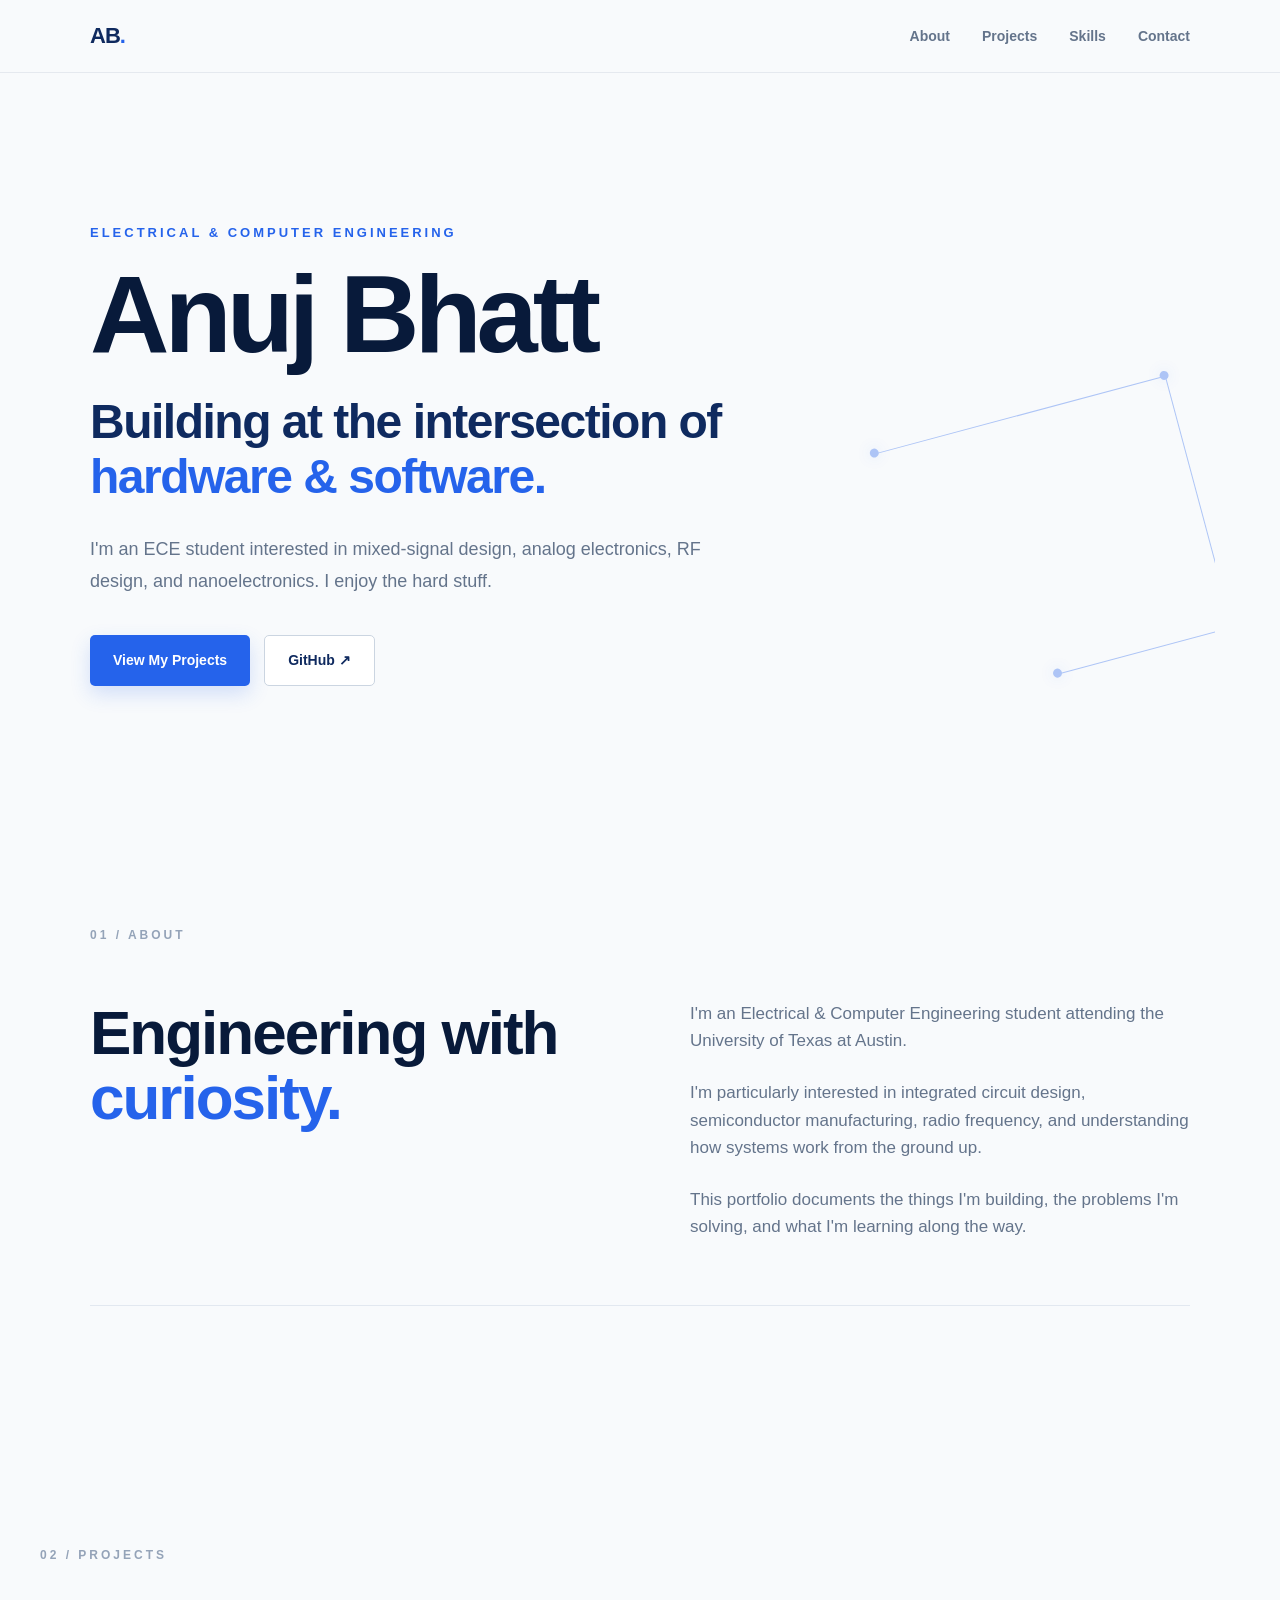
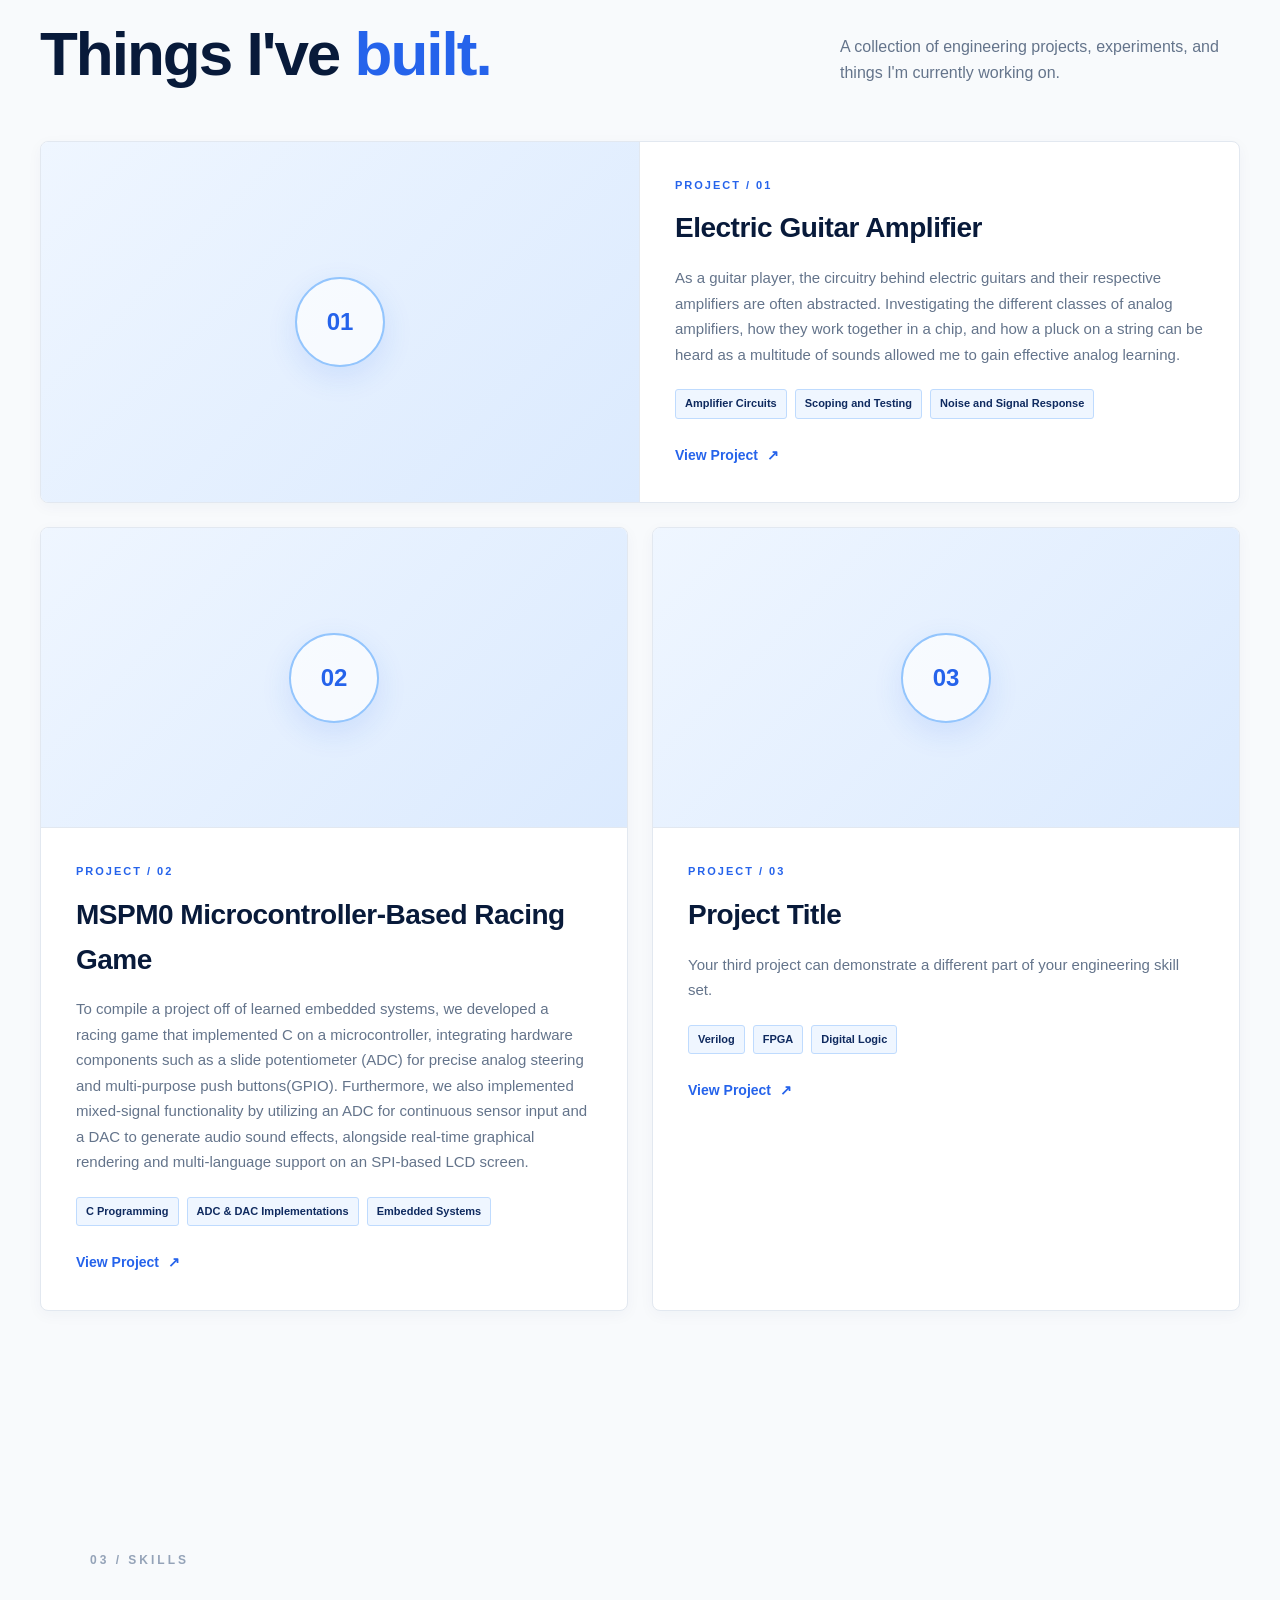
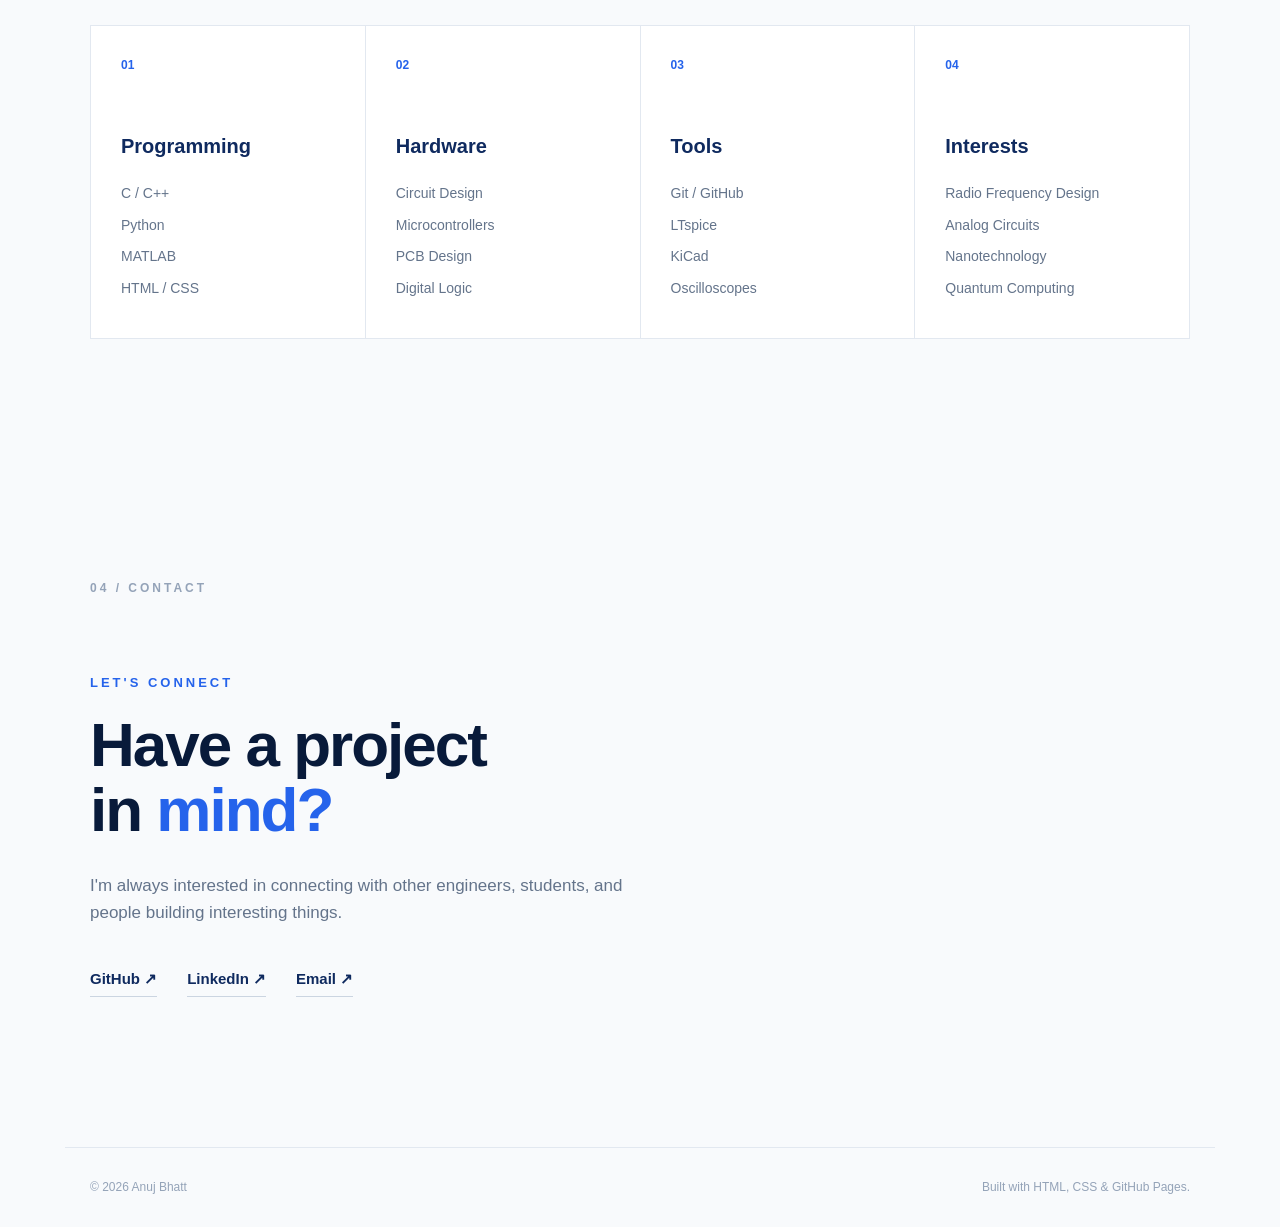
<file: index.html>
<!DOCTYPE html>
<html lang="en">
<head>
    <meta charset="UTF-8">
    <meta name="viewport" content="width=device-width, initial-scale=1.0">

    <meta name="description" content="Anuj Bhatt - Electrical & Computer Engineering portfolio.">
    <meta name="author" content="Anuj Bhatt">

    <title>Anuj Bhatt | ECE Portfolio</title>

    <link rel="stylesheet" href="style.css">
</head>

<body>

    <!-- Navigation -->
    <nav class="navbar">
        <div class="nav-container">
            <a href="#" class="nav-logo">AB<span>.</span></a>

            <div class="nav-links">
                <a href="#about">About</a>
                <a href="#projects">Projects</a>
                <a href="#skills">Skills</a>
                <a href="#contact">Contact</a>
            </div>
        </div>
    </nav>


    <main>

        <!-- Hero -->
        <section class="hero">
            <div class="hero-content">

                <p class="eyebrow">ELECTRICAL & COMPUTER ENGINEERING</p>

                <h1>
                    Anuj Bhatt
                </h1>

                <h2>
                    Building at the intersection of
                    <span>hardware & software.</span>
                </h2>

                <p class="hero-description">
                    I'm an ECE student interested in mixed-signal design, analog
                    electronics, RF design, and nanoelectronics.
                    I enjoy the hard stuff.
                </p>

                <div class="hero-buttons">
                    <a href="#projects" class="button button-primary">
                        View My Projects
                    </a>

                    <a href="https://github.com/AnujBhattGit"
                       target="_blank"
                       rel="noopener noreferrer"
                       class="button button-secondary">
                        GitHub ↗
                    </a>
                </div>

            </div>

            <div class="hero-decoration">
                <div class="circuit-line line-1"></div>
                <div class="circuit-line line-2"></div>
                <div class="circuit-line line-3"></div>
                <div class="circuit-node node-1"></div>
                <div class="circuit-node node-2"></div>
                <div class="circuit-node node-3"></div>
            </div>
        </section>


        <!-- About -->
        <section id="about" class="section">
            <div class="section-label">01 / ABOUT</div>

            <div class="about-grid">
                <div>
                    <h2 class="section-title">
                        Engineering with<br>
                        <span>curiosity.</span>
                    </h2>
                </div>

                <div class="about-text">
                    <p>
                        I'm an Electrical & Computer Engineering student attending
                        the University of Texas at Austin.
                    </p>

                    <p>
                        I'm particularly interested in integrated circuit
                        design, semiconductor manufacturing, radio frequency, and
                        understanding how systems work from the ground up.
                    </p>

                    <p>
                        This portfolio documents the things I'm building,
                        the problems I'm solving, and what I'm learning
                        along the way.
                    </p>
                </div>
            </div>
        </section>


        <!-- Projects -->
        <section id="projects" class="section projects-section">
            <div class="section-label">02 / PROJECTS</div>

            <div class="section-heading">
                <h2 class="section-title">
                    Things I've <span>built.</span>
                </h2>

                <p>
                    A collection of engineering projects, experiments,
                    and things I'm currently working on.
                </p>
            </div>


            <div class="projects-grid">

                <!-- Project 1 -->
                <article class="project-card featured-project">
                    <div class="project-image">
                        <div class="placeholder-icon">01</div>
                    </div>

                    <div class="project-content">
                        <div class="project-number">PROJECT / 01</div>

                        <h3>Electric Guitar Amplifier</h3>

                        <p>
                            As a guitar player, the circuitry behind electric guitars and their respective amplifiers
                            are often abstracted. Investigating the different classes of analog amplifiers, how they work together
                            in a chip, and how a pluck on a string can be heard as a multitude of sounds allowed me to gain effective analog
                            learning.
                        </p>

                        <div class="tech-list">
                            <span>Amplifier Circuits</span>
                            <span>Scoping and Testing</span>
                            <span>Noise and Signal Response</span>
                        </div>

                        <a href="projects/guitar-amp.html" class="project-link">
                            View Project <span>↗</span>
                        </a>
                    </div>
                </article>


                <!-- Project 2 -->
                <article class="project-card">
                    <div class="project-image">
                        <div class="placeholder-icon">02</div>
                    </div>

                    <div class="project-content">
                        <div class="project-number">PROJECT / 02</div>

                        <h3>MSPM0 Microcontroller-Based Racing Game</h3>

                        <p>
                            To compile a project off of learned embedded systems, we developed a racing game that implemented C on a microcontroller, 
                            integrating hardware components such as a slide potentiometer (ADC) for precise analog steering and multi-purpose push buttons(GPIO).
                            Furthermore, we also implemented mixed-signal functionality by utilizing an ADC for continuous sensor input and a DAC to
                            generate audio sound effects, alongside real-time graphical rendering and multi-language support on an SPI-based LCD screen.

                        </p>

                        <div class="tech-list">
                            <span>C Programming</span>
                            <span>ADC & DAC Implementations</span>
                            <span>Embedded Systems</span>
                        </div>

                        <a href="#" class="project-link">
                            View Project <span>↗</span>
                        </a>
                    </div>
                </article>


                <!-- Project 3 -->
                <article class="project-card">
                    <div class="project-image">
                        <div class="placeholder-icon">03</div>
                    </div>

                    <div class="project-content">
                        <div class="project-number">PROJECT / 03</div>

                        <h3>Project Title</h3>

                        <p>
                            Your third project can demonstrate a different
                            part of your engineering skill set.
                        </p>

                        <div class="tech-list">
                            <span>Verilog</span>
                            <span>FPGA</span>
                            <span>Digital Logic</span>
                        </div>

                        <a href="#" class="project-link">
                            View Project <span>↗</span>
                        </a>
                    </div>
                </article>

            </div>
        </section>


        <!-- Skills -->
        <section id="skills" class="section">
            <div class="section-label">03 / SKILLS</div>

            <div class="skills-grid">

                <div class="skill-category">
                    <div class="skill-number">01</div>
                    <h3>Programming</h3>

                    <ul>
                        <li>C / C++</li>
                        <li>Python</li>
                        <li>MATLAB</li>
                        <li>HTML / CSS</li>
                    </ul>
                </div>

                <div class="skill-category">
                    <div class="skill-number">02</div>
                    <h3>Hardware</h3>

                    <ul>
                        <li>Circuit Design</li>
                        <li>Microcontrollers</li>
                        <li>PCB Design</li>
                        <li>Digital Logic</li>
                    </ul>
                </div>

                <div class="skill-category">
                    <div class="skill-number">03</div>
                    <h3>Tools</h3>

                    <ul>
                        <li>Git / GitHub</li>
                        <li>LTspice</li>
                        <li>KiCad</li>
                        <li>Oscilloscopes</li>
                    </ul>
                </div>

                <div class="skill-category">
                    <div class="skill-number">04</div>
                    <h3>Interests</h3>

                    <ul>
                        <li>Radio Frequency Design</li>
                        <li>Analog Circuits</li>
                        <li>Nanotechnology</li>
                        <li>Quantum Computing</li>
                    </ul>
                </div>

            </div>
        </section>


        <!-- Contact -->
        <section id="contact" class="section contact-section">
            <div class="section-label">04 / CONTACT</div>

            <div class="contact-content">
                <p class="eyebrow">LET'S CONNECT</p>

                <h2 class="section-title">
                    Have a project<br>
                    in <span>mind?</span>
                </h2>

                <p>
                    I'm always interested in connecting with other engineers,
                    students, and people building interesting things.
                </p>

                <div class="contact-links">
                    <a href="https://github.com/AnujBhattGit"
                       target="_blank"
                       rel="noopener noreferrer">
                        GitHub ↗
                    </a>

                    <!-- Replace this with your actual LinkedIn -->
                    <a href="www.linkedin.com/in/anuj-bhatt25" target="_blank" rel="noopener noreferrer">
                        LinkedIn ↗
                    </a>

                    <!-- Replace this with your actual email -->
                    <a href="mailto:bhattanuj250@gmail.com">
                        Email ↗
                    </a>
                </div>
            </div>
        </section>

    </main>


    <!-- Footer -->
    <footer>
        <div>
            © 2026 Anuj Bhatt
        </div>

        <div>
            Built with HTML, CSS & GitHub Pages.
        </div>
    </footer>

</body>
</html>
</file>
<file: style.css>
/* =========================================
   GLOBAL
   ========================================= */

* {
    margin: 0;
    padding: 0;
    box-sizing: border-box;
}

html {
    scroll-behavior: smooth;
}

:root {
    --background: #f8fafc;
    --white: #ffffff;

    --navy: #0f2a5f;
    --navy-dark: #081a3a;
    --blue: #2563eb;
    --blue-light: #3b82f6;
    --blue-pale: #dbeafe;

    --text: #0f172a;
    --text-muted: #64748b;
    --text-light: #94a3b8;

    --border: #e2e8f0;
    --border-dark: #cbd5e1;

    --max-width: 1150px;
}

body {
    font-family:
        Inter,
        -apple-system,
        BlinkMacSystemFont,
        "Segoe UI",
        sans-serif;

    background: var(--background);
    color: var(--text);

    line-height: 1.6;

    overflow-x: hidden;
}

a {
    color: inherit;
}

::selection {
    background: var(--blue);
    color: white;
}


/* =========================================
   NAVIGATION
   ========================================= */

.navbar {
    position: sticky;
    top: 0;
    z-index: 1000;

    background: rgba(248, 250, 252, 0.92);
    backdrop-filter: blur(14px);

    border-bottom: 1px solid rgba(15, 42, 95, 0.08);
}

.nav-container {
    max-width: var(--max-width);
    margin: 0 auto;

    height: 72px;

    display: flex;
    align-items: center;
    justify-content: space-between;

    padding: 0 25px;
}

.nav-logo {
    text-decoration: none;

    color: var(--navy);

    font-size: 22px;
    font-weight: 800;

    letter-spacing: -1px;
}

.nav-logo span {
    color: var(--blue);
}

.nav-links {
    display: flex;
    align-items: center;

    gap: 32px;
}

.nav-links a {
    position: relative;

    text-decoration: none;

    color: var(--text-muted);

    font-size: 14px;
    font-weight: 600;

    transition: color 0.2s ease;
}

.nav-links a::after {
    content: "";

    position: absolute;

    left: 0;
    bottom: -7px;

    width: 0;
    height: 2px;

    background: var(--blue);

    transition: width 0.2s ease;
}

.nav-links a:hover {
    color: var(--navy);
}

.nav-links a:hover::after {
    width: 100%;
}


/* =========================================
   HERO
   ========================================= */

.hero {
    position: relative;

    max-width: var(--max-width);
    min-height: 680px;

    margin: 0 auto;

    padding: 150px 25px 120px;

    display: flex;
    align-items: center;

    overflow: hidden;
}

.hero-content {
    position: relative;
    z-index: 2;

    max-width: 850px;
}

.eyebrow {
    margin-bottom: 18px;

    color: var(--blue);

    font-size: 13px;
    font-weight: 800;

    letter-spacing: 3px;
}

.hero h1 {
    margin: 0;

    color: var(--navy-dark);

    font-size: clamp(64px, 10vw, 110px);

    line-height: 0.95;

    letter-spacing: -5px;
}

.hero h2 {
    max-width: 800px;

    margin-top: 28px;

    color: var(--navy);

    font-size: clamp(28px, 4vw, 48px);

    line-height: 1.15;

    letter-spacing: -1.5px;

    font-weight: 600;
}

.hero h2 span {
    color: var(--blue);
}

.hero-description {
    max-width: 650px;

    margin-top: 28px;

    color: var(--text-muted);

    font-size: 18px;

    line-height: 1.8;
}

.hero-buttons {
    display: flex;

    gap: 14px;

    margin-top: 38px;
}

.button {
    display: inline-flex;

    align-items: center;
    justify-content: center;

    padding: 13px 23px;

    border-radius: 5px;

    text-decoration: none;

    font-size: 14px;
    font-weight: 700;

    transition:
        transform 0.2s ease,
        background 0.2s ease,
        border-color 0.2s ease,
        color 0.2s ease;
}

.button:hover {
    transform: translateY(-2px);
}

.button-primary {
    background: var(--blue);

    color: white;

    box-shadow:
        0 8px 20px rgba(37, 99, 235, 0.18);
}

.button-primary:hover {
    background: #1d4ed8;

    box-shadow:
        0 10px 25px rgba(37, 99, 235, 0.25);
}

.button-secondary {
    border: 1px solid var(--border-dark);

    background: var(--white);

    color: var(--navy);
}

.button-secondary:hover {
    border-color: var(--blue);

    color: var(--blue);
}


/* =========================================
   HERO DECORATION
   ========================================= */

.hero-decoration {
    position: absolute;

    right: -100px;
    bottom: 50px;

    width: 500px;
    height: 500px;

    opacity: 0.35;

    transform: rotate(-15deg);
}

.circuit-line {
    position: absolute;

    background: var(--blue);
}

.line-1 {
    width: 300px;
    height: 1px;

    top: 150px;
    left: 80px;
}

.line-2 {
    width: 1px;
    height: 260px;

    top: 150px;
    left: 380px;
}

.line-3 {
    width: 180px;
    height: 1px;

    top: 410px;
    left: 200px;
}

.circuit-node {
    position: absolute;

    width: 9px;
    height: 9px;

    border-radius: 50%;

    background: var(--blue);

    box-shadow:
        0 0 15px rgba(37, 99, 235, 0.45);
}

.node-1 {
    top: 145px;
    left: 75px;
}

.node-2 {
    top: 405px;
    left: 195px;
}

.node-3 {
    top: 145px;
    left: 375px;
}


/* =========================================
   SECTIONS
   ========================================= */

.section {
    max-width: var(--max-width);

    margin: 0 auto;

    padding: 120px 25px;
}

.section-label {
    margin-bottom: 55px;

    color: var(--text-light);

    font-size: 12px;
    font-weight: 800;

    letter-spacing: 3px;
}

.section-title {
    color: var(--navy-dark);

    font-size: clamp(38px, 5vw, 62px);

    line-height: 1.05;

    letter-spacing: -2px;
}

.section-title span {
    color: var(--blue);
}

.section-heading {
    display: flex;

    justify-content: space-between;
    align-items: flex-end;

    gap: 40px;

    margin-bottom: 55px;
}

.section-heading > p {
    max-width: 400px;

    color: var(--text-muted);
}


/* =========================================
   ABOUT
   ========================================= */

.about-grid {
    display: grid;

    grid-template-columns: 1fr 1fr;

    gap: 100px;

    padding-bottom: 40px;

    border-bottom: 1px solid var(--border);
}

.about-text {
    color: var(--text-muted);

    font-size: 17px;
}

.about-text p {
    margin-bottom: 25px;
}


/* =========================================
   PROJECTS
   ========================================= */

.projects-section {
    max-width: 1250px;
}

.projects-grid {
    display: grid;

    grid-template-columns: repeat(2, 1fr);

    gap: 24px;
}

.project-card {
    overflow: hidden;

    background: var(--white);

    border: 1px solid var(--border);

    border-radius: 8px;

    box-shadow:
        0 4px 15px rgba(15, 42, 95, 0.04);

    transition:
        transform 0.25s ease,
        border-color 0.25s ease,
        box-shadow 0.25s ease;
}

.project-card:hover {
    transform: translateY(-5px);

    border-color: #bfdbfe;

    box-shadow:
        0 15px 35px rgba(15, 42, 95, 0.08);
}

.featured-project {
    grid-column: span 2;

    display: grid;

    grid-template-columns: 1fr 1fr;
}

.project-image {
    min-height: 300px;

    display: flex;
    align-items: center;
    justify-content: center;

    background:
        linear-gradient(
            135deg,
            #eff6ff,
            #dbeafe
        );

    border-bottom: 1px solid var(--border);
}

.featured-project .project-image {
    border-bottom: none;

    border-right: 1px solid var(--border);
}

.placeholder-icon {
    display: flex;
    align-items: center;
    justify-content: center;

    width: 90px;
    height: 90px;

    border: 2px solid #93c5fd;

    border-radius: 50%;

    color: var(--blue);

    font-size: 24px;
    font-weight: 800;

    background: rgba(255, 255, 255, 0.7);

    box-shadow:
        0 10px 30px rgba(37, 99, 235, 0.12);
}

.project-content {
    padding: 35px;
}

.project-number {
    margin-bottom: 12px;

    color: var(--blue);

    font-size: 11px;
    font-weight: 800;

    letter-spacing: 2px;
}

.project-content h3 {
    margin-bottom: 14px;

    color: var(--navy-dark);

    font-size: 28px;

    letter-spacing: -0.5px;
}

.project-content p {
    color: var(--text-muted);

    font-size: 15px;

    line-height: 1.7;
}

.tech-list {
    display: flex;
    flex-wrap: wrap;

    gap: 8px;

    margin-top: 22px;
}

.tech-list span {
    padding: 5px 9px;

    border: 1px solid #bfdbfe;

    border-radius: 3px;

    background: #eff6ff;

    color: var(--navy);

    font-size: 11px;
    font-weight: 600;
}

.project-link {
    display: inline-block;

    margin-top: 25px;

    color: var(--blue);

    text-decoration: none;

    font-size: 14px;
    font-weight: 700;
}

.project-link span {
    display: inline-block;

    margin-left: 5px;

    transition: transform 0.2s ease;
}

.project-link:hover span {
    transform: translate(3px, -3px);
}


/* =========================================
   SKILLS
   ========================================= */

.skills-grid {
    display: grid;

    grid-template-columns: repeat(4, 1fr);

    background: var(--white);

    border-top: 1px solid var(--border);
    border-left: 1px solid var(--border);
}

.skill-category {
    min-height: 280px;

    padding: 30px;

    border-right: 1px solid var(--border);
    border-bottom: 1px solid var(--border);

    transition: background 0.2s ease;
}

.skill-category:hover {
    background: #f1f5f9;
}

.skill-number {
    margin-bottom: 55px;

    color: var(--blue);

    font-size: 12px;
    font-weight: 800;
}

.skill-category h3 {
    margin-bottom: 20px;

    color: var(--navy);

    font-size: 20px;
}

.skill-category ul {
    list-style: none;

    color: var(--text-muted);

    font-size: 14px;
}

.skill-category li {
    margin-bottom: 9px;
}


/* =========================================
   CONTACT
   ========================================= */

.contact-section {
    padding-bottom: 150px;
}

.contact-content {
    max-width: 850px;

    padding-top: 20px;
}

.contact-content > p:not(.eyebrow) {
    max-width: 550px;

    margin-top: 30px;

    color: var(--text-muted);

    font-size: 17px;
}

.contact-links {
    display: flex;

    flex-wrap: wrap;

    gap: 30px;

    margin-top: 40px;
}

.contact-links a {
    padding-bottom: 5px;

    border-bottom: 1px solid var(--border-dark);

    color: var(--navy);

    text-decoration: none;

    font-size: 15px;
    font-weight: 700;

    transition:
        color 0.2s ease,
        border-color 0.2s ease;
}

.contact-links a:hover {
    color: var(--blue);

    border-color: var(--blue);
}


/* =========================================
   FOOTER
   ========================================= */

footer {
    max-width: var(--max-width);

    margin: 0 auto;

    padding: 30px 25px;

    display: flex;

    justify-content: space-between;

    border-top: 1px solid var(--border);

    color: var(--text-light);

    font-size: 12px;
}


/* =========================================
   RESPONSIVE
   ========================================= */

@media (max-width: 900px) {

    .hero {
        min-height: auto;

        padding-top: 110px;
        padding-bottom: 100px;
    }

    .hero-decoration {
        right: -250px;

        opacity: 0.15;
    }

    .about-grid {
        grid-template-columns: 1fr;

        gap: 40px;
    }

    .featured-project {
        grid-template-columns: 1fr;
    }

    .featured-project .project-image {
        border-right: none;

        border-bottom: 1px solid var(--border);
    }

    .skills-grid {
        grid-template-columns: repeat(2, 1fr);
    }
}


@media (max-width: 650px) {

    .nav-container {
        height: auto;

        padding-top: 18px;
        padding-bottom: 18px;
    }

    .nav-links {
        gap: 15px;
    }

    .nav-links a {
        font-size: 12px;
    }

    .hero {
        padding-top: 80px;
    }

    .hero h1 {
        font-size: 60px;

        letter-spacing: -3px;
    }

    .hero h2 {
        font-size: 30px;
    }

    .hero-description {
        font-size: 16px;
    }

    .hero-buttons {
        flex-direction: column;

        align-items: flex-start;
    }

    .button {
        width: 100%;
    }

    .section {
        padding-top: 80px;
        padding-bottom: 80px;
    }

    .section-heading {
        flex-direction: column;

        align-items: flex-start;
    }

    .projects-grid {
        grid-template-columns: 1fr;
    }

    .featured-project {
        grid-column: span 1;
    }

    .skills-grid {
        grid-template-columns: 1fr;
    }

    .skill-category {
        min-height: auto;
    }

    footer {
        flex-direction: column;

        gap: 10px;
    }
}


/* =========================================
   PROJECT DETAIL PAGES
   (used by /projects/*.html)
   ========================================= */

.breadcrumb {
    max-width: var(--max-width);

    margin: 0 auto;

    padding: 32px 25px 0;
}

.breadcrumb a {
    text-decoration: none;

    color: var(--text-muted);

    font-size: 14px;
    font-weight: 600;

    transition: color 0.2s ease;
}

.breadcrumb a:hover {
    color: var(--blue);
}

.project-hero {
    max-width: var(--max-width);

    margin: 0 auto;

    padding: 40px 25px 70px;

    border-bottom: 1px solid var(--border);
}

.project-hero h1 {
    margin-top: 14px;

    color: var(--navy-dark);

    font-size: clamp(38px, 6vw, 64px);

    line-height: 1.05;

    letter-spacing: -2px;
}

.project-hero .hero-description {
    margin-top: 22px;
    max-width: 700px;
}

.project-status {
    display: inline-block;

    margin-top: 26px;

    padding: 6px 12px;

    border: 1px solid var(--border-dark);
    border-radius: 4px;

    color: var(--text-muted);

    font-size: 13px;
    font-weight: 600;
}

.prose {
    max-width: 720px;

    color: var(--text-muted);

    font-size: 16px;

    line-height: 1.8;
}

.prose p {
    margin-bottom: 22px;
}

.prose p:last-child {
    margin-bottom: 0;
}

.schematic-block {
    margin-top: 45px;
}

.schematic-block img {
    width: 100%;

    border: 1px solid var(--border);
    border-radius: 6px;

    background: var(--white);
}

.schematic-caption {
    margin-top: 12px;

    color: var(--text-light);

    font-size: 13px;
}

.equation-block {
    margin: 28px 0;
    padding: 20px 24px;

    background: var(--white);

    border-left: 3px solid var(--blue);
    border-radius: 0 6px 6px 0;

    color: var(--navy-dark);

    font-size: 15px;

    line-height: 1.9;
}

.equation-block .equation-label {
    display: block;

    margin-bottom: 6px;

    color: var(--blue);

    font-size: 12px;
    font-weight: 700;
}

.build-log {
    max-width: 720px;

    margin-top: 10px;
}

.log-entry {
    position: relative;

    padding: 0 0 34px 28px;

    border-left: 1px solid var(--border-dark);
}

.log-entry:last-child {
    border-left-color: transparent;

    padding-bottom: 0;
}

.log-entry::before {
    content: "";

    position: absolute;

    left: -5px;
    top: 4px;

    width: 9px;
    height: 9px;

    border-radius: 50%;

    background: var(--blue);
}

.log-date {
    color: var(--text-light);

    font-size: 12px;
    font-weight: 700;

    letter-spacing: 1px;
}

.log-entry h4 {
    margin-top: 6px;
    margin-bottom: 8px;

    color: var(--navy-dark);

    font-size: 18px;
}

.log-entry p {
    color: var(--text-muted);

    font-size: 15px;

    line-height: 1.75;
}

.image-gallery {
    display: grid;

    grid-template-columns: repeat(auto-fit, minmax(260px, 1fr));

    gap: 24px;

    margin-top: 10px;
}

.gallery-item {
    background: var(--white);

    border: 1px solid var(--border);
    border-radius: 8px;

    overflow: hidden;
}

.gallery-item img {
    display: block;

    width: 100%;
    aspect-ratio: 4 / 3;

    object-fit: cover;

    background: var(--blue-pale);
}

.gallery-item figcaption {
    padding: 14px 16px;

    color: var(--text-muted);

    font-size: 13px;

    line-height: 1.6;
}

.results-plot {
    margin-top: 45px;
}

.results-plot img {
    width: 100%;
    max-width: 640px;

    border: 1px solid var(--border);
    border-radius: 6px;

    background: var(--white);
}

.data-table-wrap {
    margin-top: 24px;

    overflow-x: auto;

    border: 1px solid var(--border);
    border-radius: 6px;
}

.data-table {
    width: 100%;
    min-width: 420px;

    border-collapse: collapse;

    font-size: 14px;
}

.data-table th {
    padding: 12px 16px;

    background: var(--navy);

    color: var(--white);

    text-align: left;

    font-weight: 700;
}

.data-table td {
    padding: 11px 16px;

    border-top: 1px solid var(--border);

    color: var(--text-muted);
}

.data-table tr:nth-child(even) td {
    background: var(--white);
}

.files-list {
    display: flex;
    flex-wrap: wrap;

    gap: 16px;

    margin-top: 10px;
}

.files-list a {
    display: inline-flex;
    align-items: center;

    padding: 12px 18px;

    border: 1px solid var(--border-dark);
    border-radius: 6px;

    background: var(--white);

    color: var(--navy);

    text-decoration: none;

    font-size: 14px;
    font-weight: 700;

    transition:
        border-color 0.2s ease,
        color 0.2s ease;
}

.files-list a:hover {
    border-color: var(--blue);

    color: var(--blue);
}

@media (max-width: 650px) {

    .project-hero {
        padding-top: 20px;
    }

    .prose {
        font-size: 15px;
    }
}
</file>
